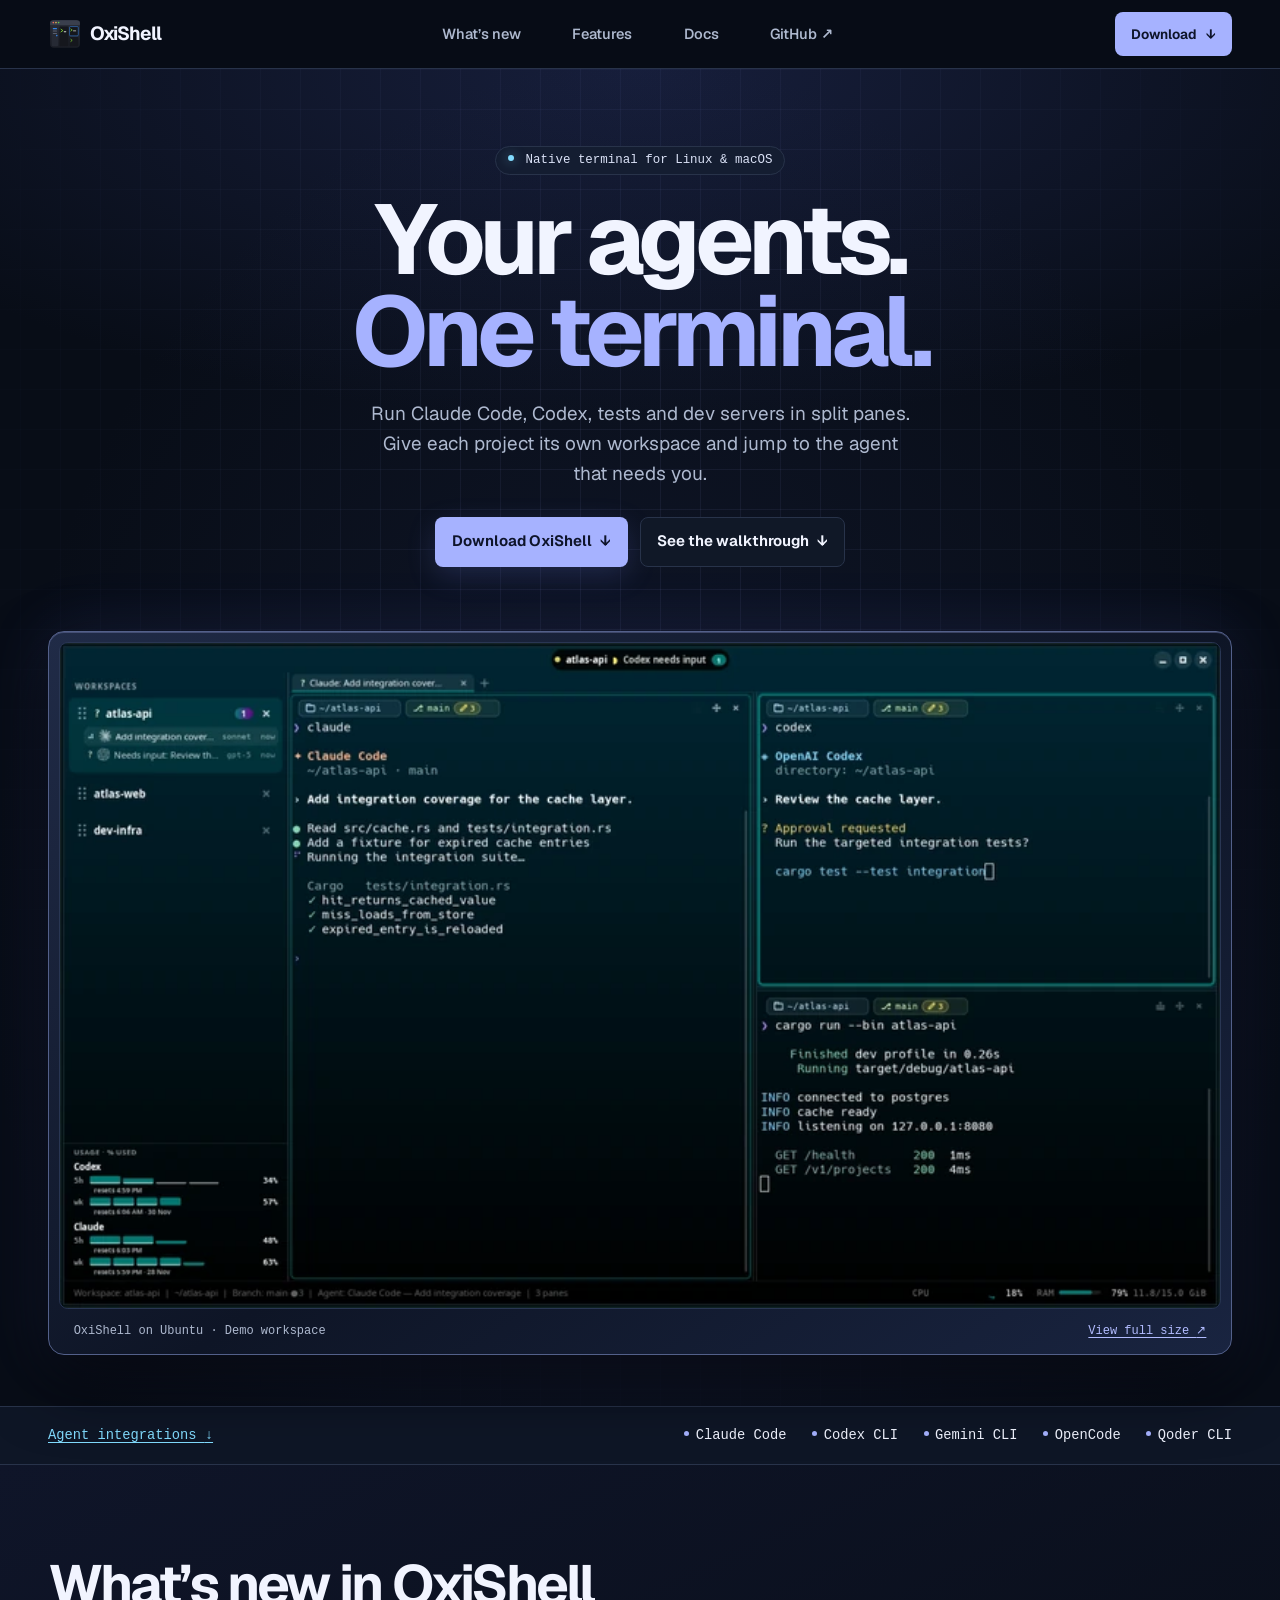
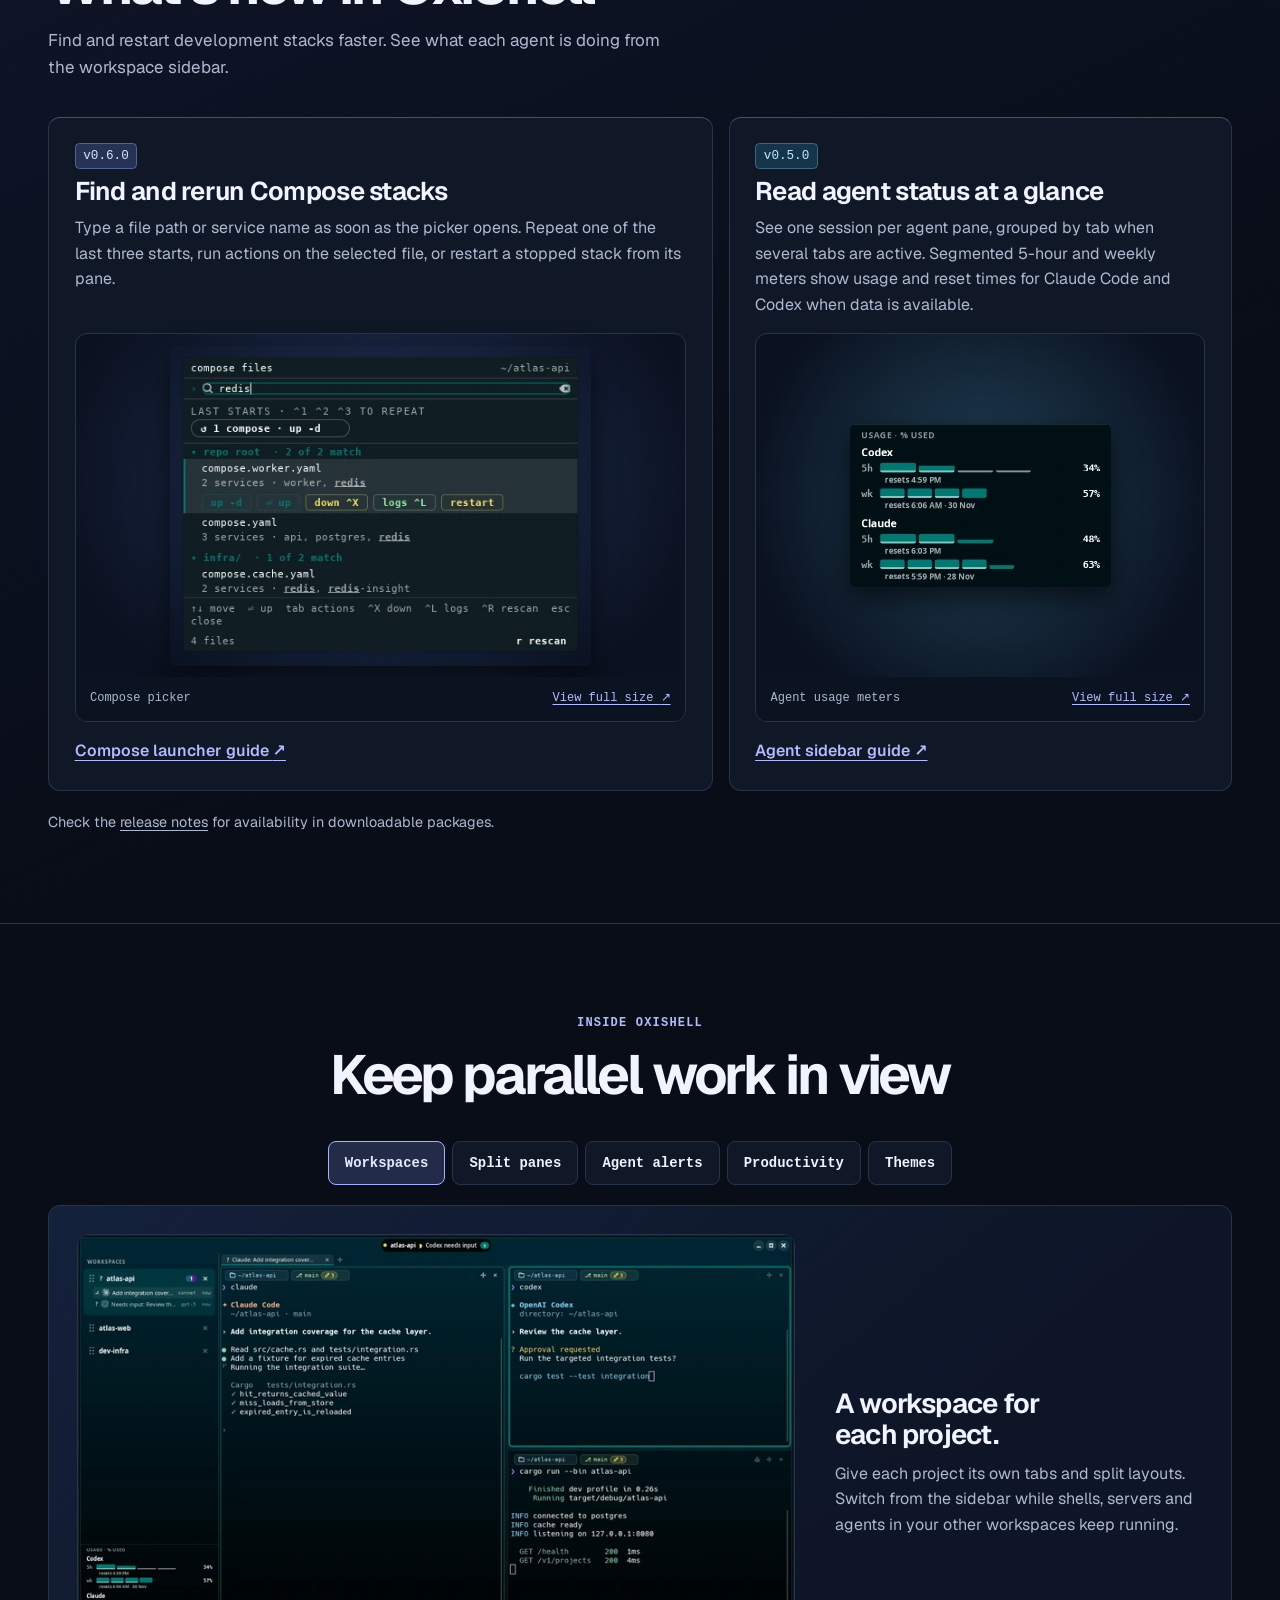
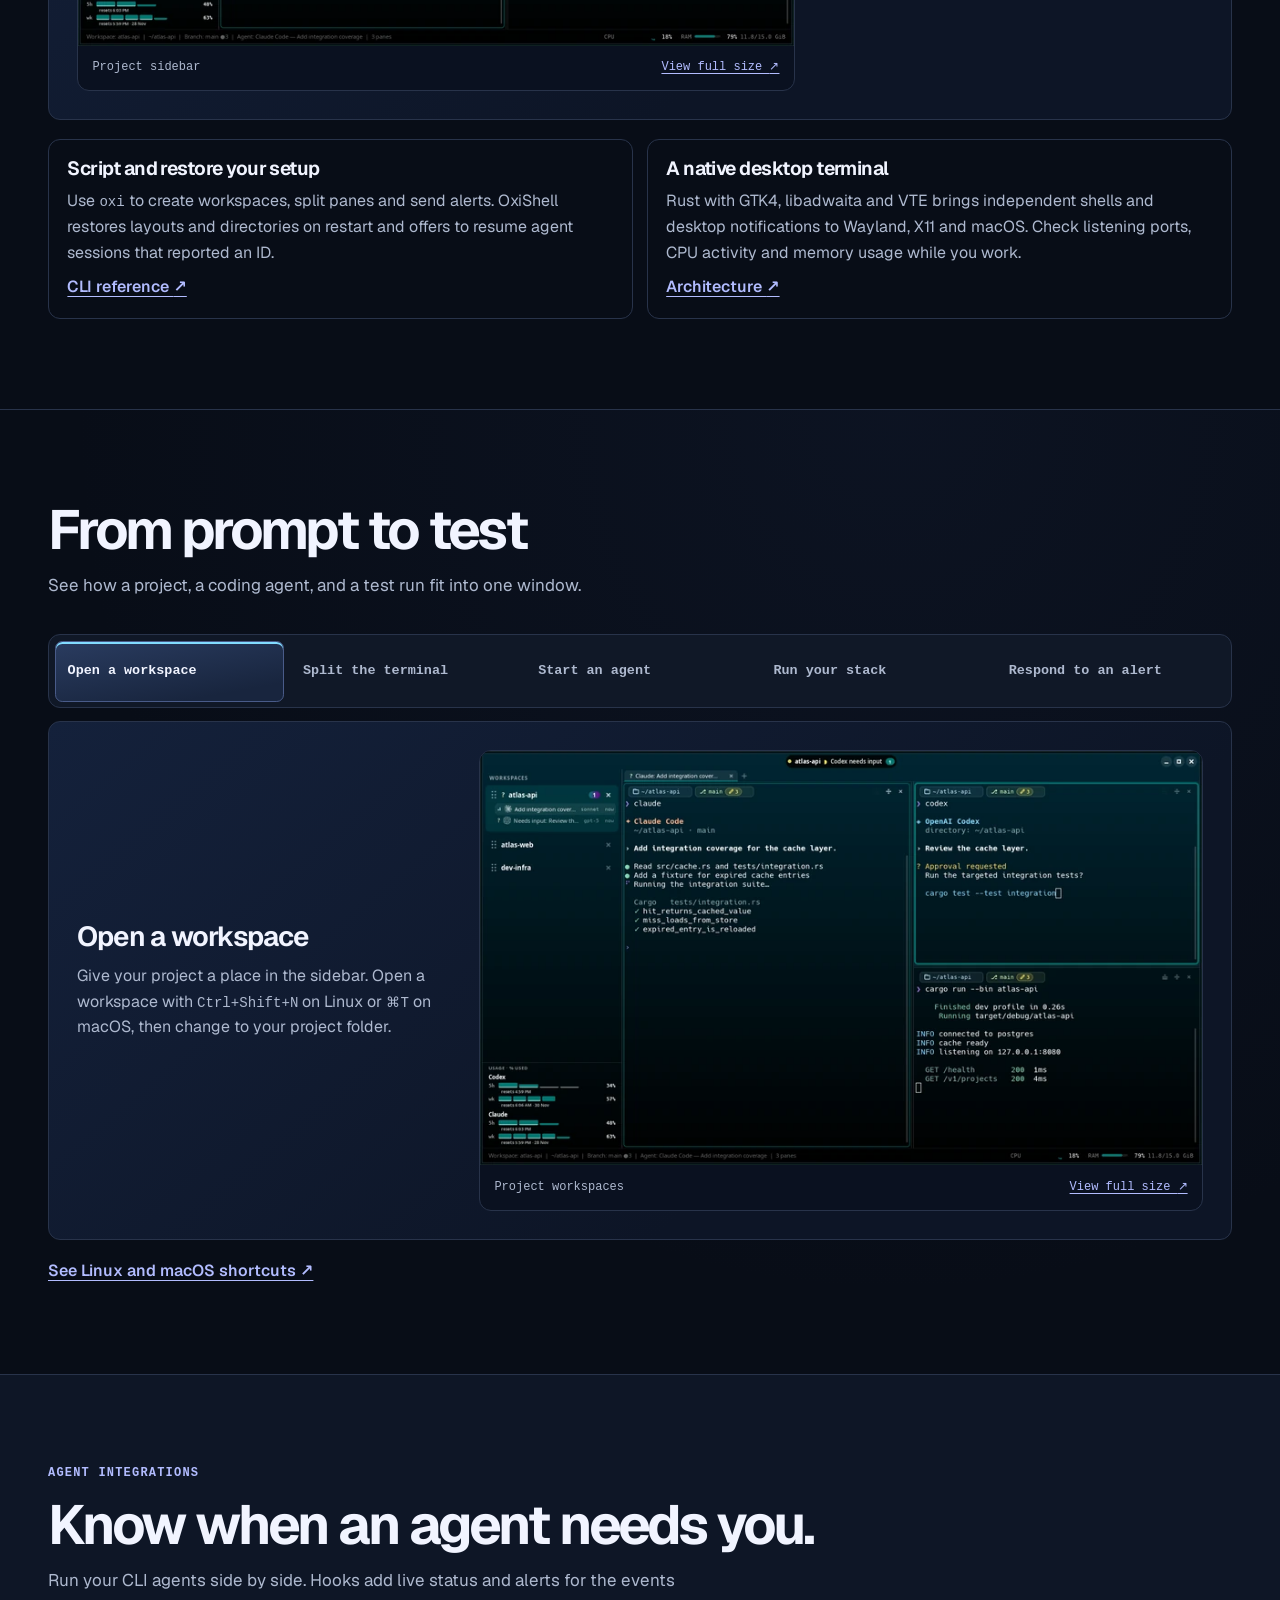
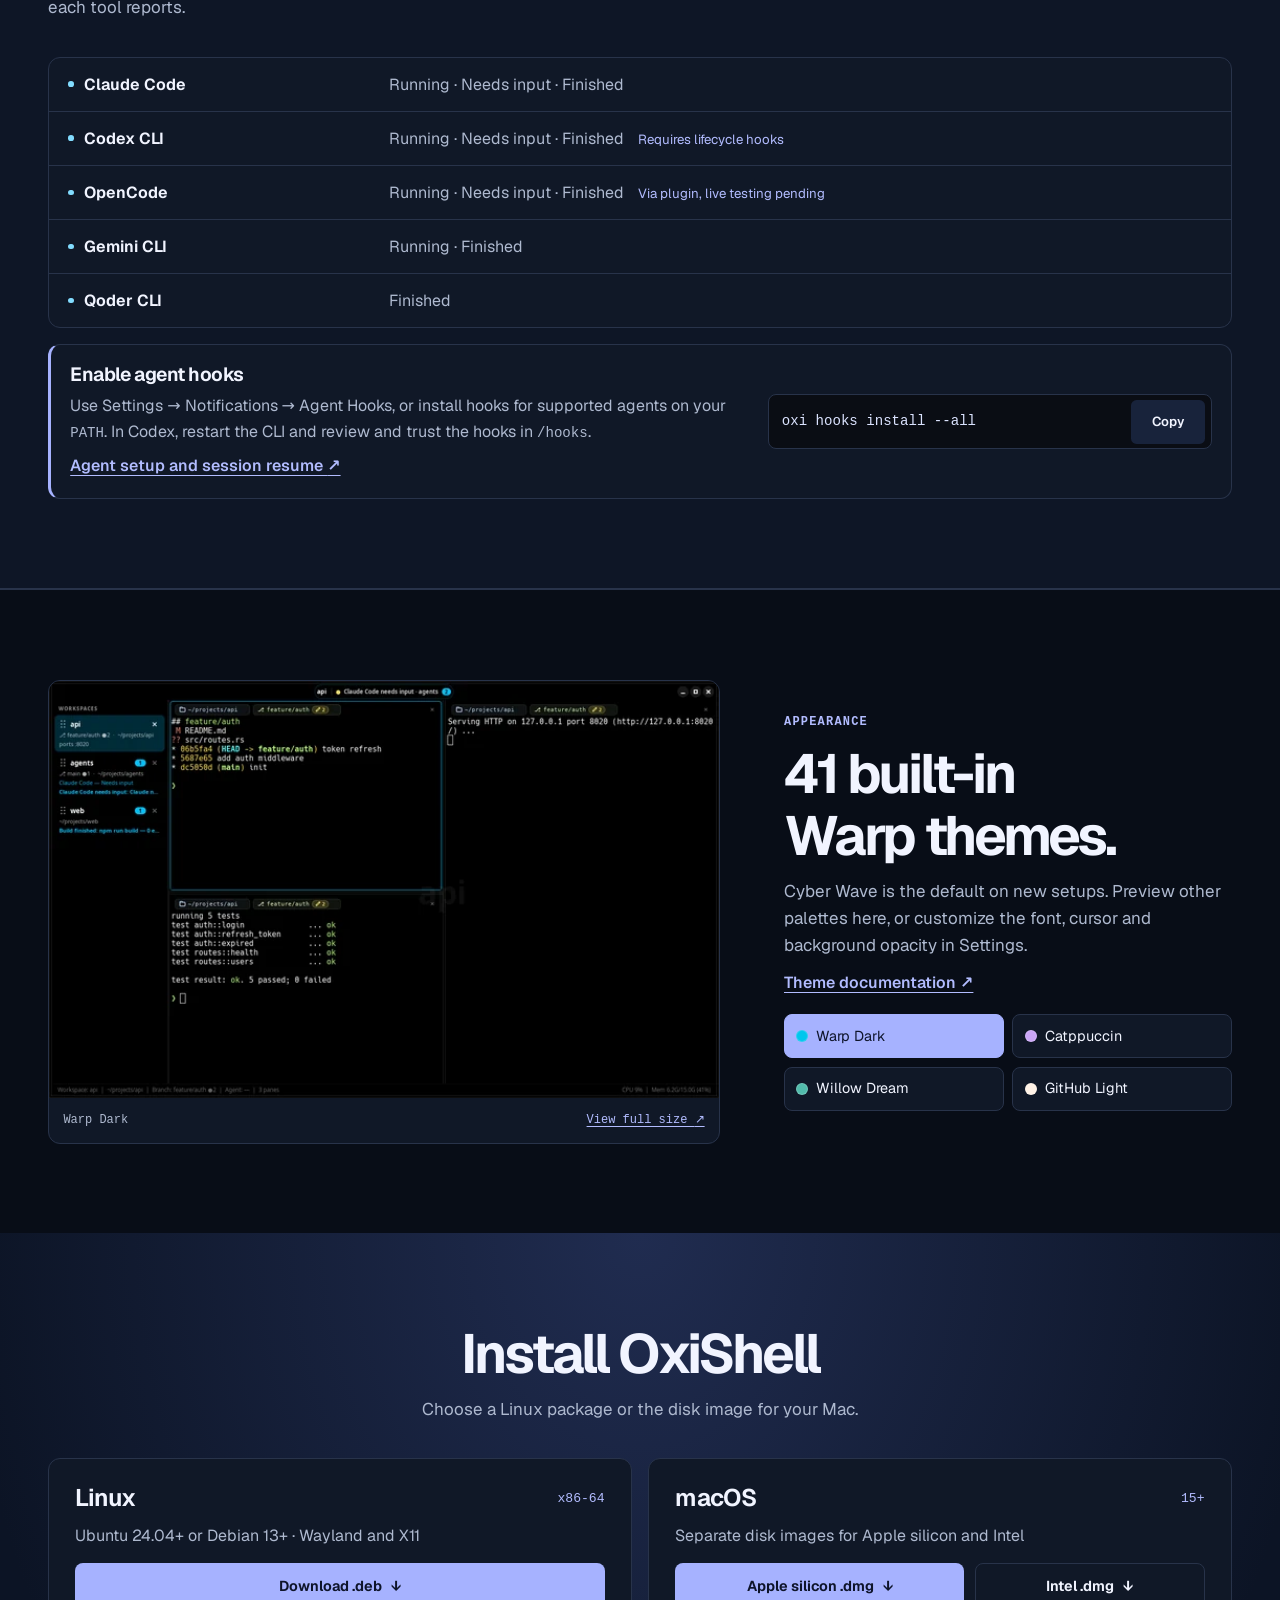
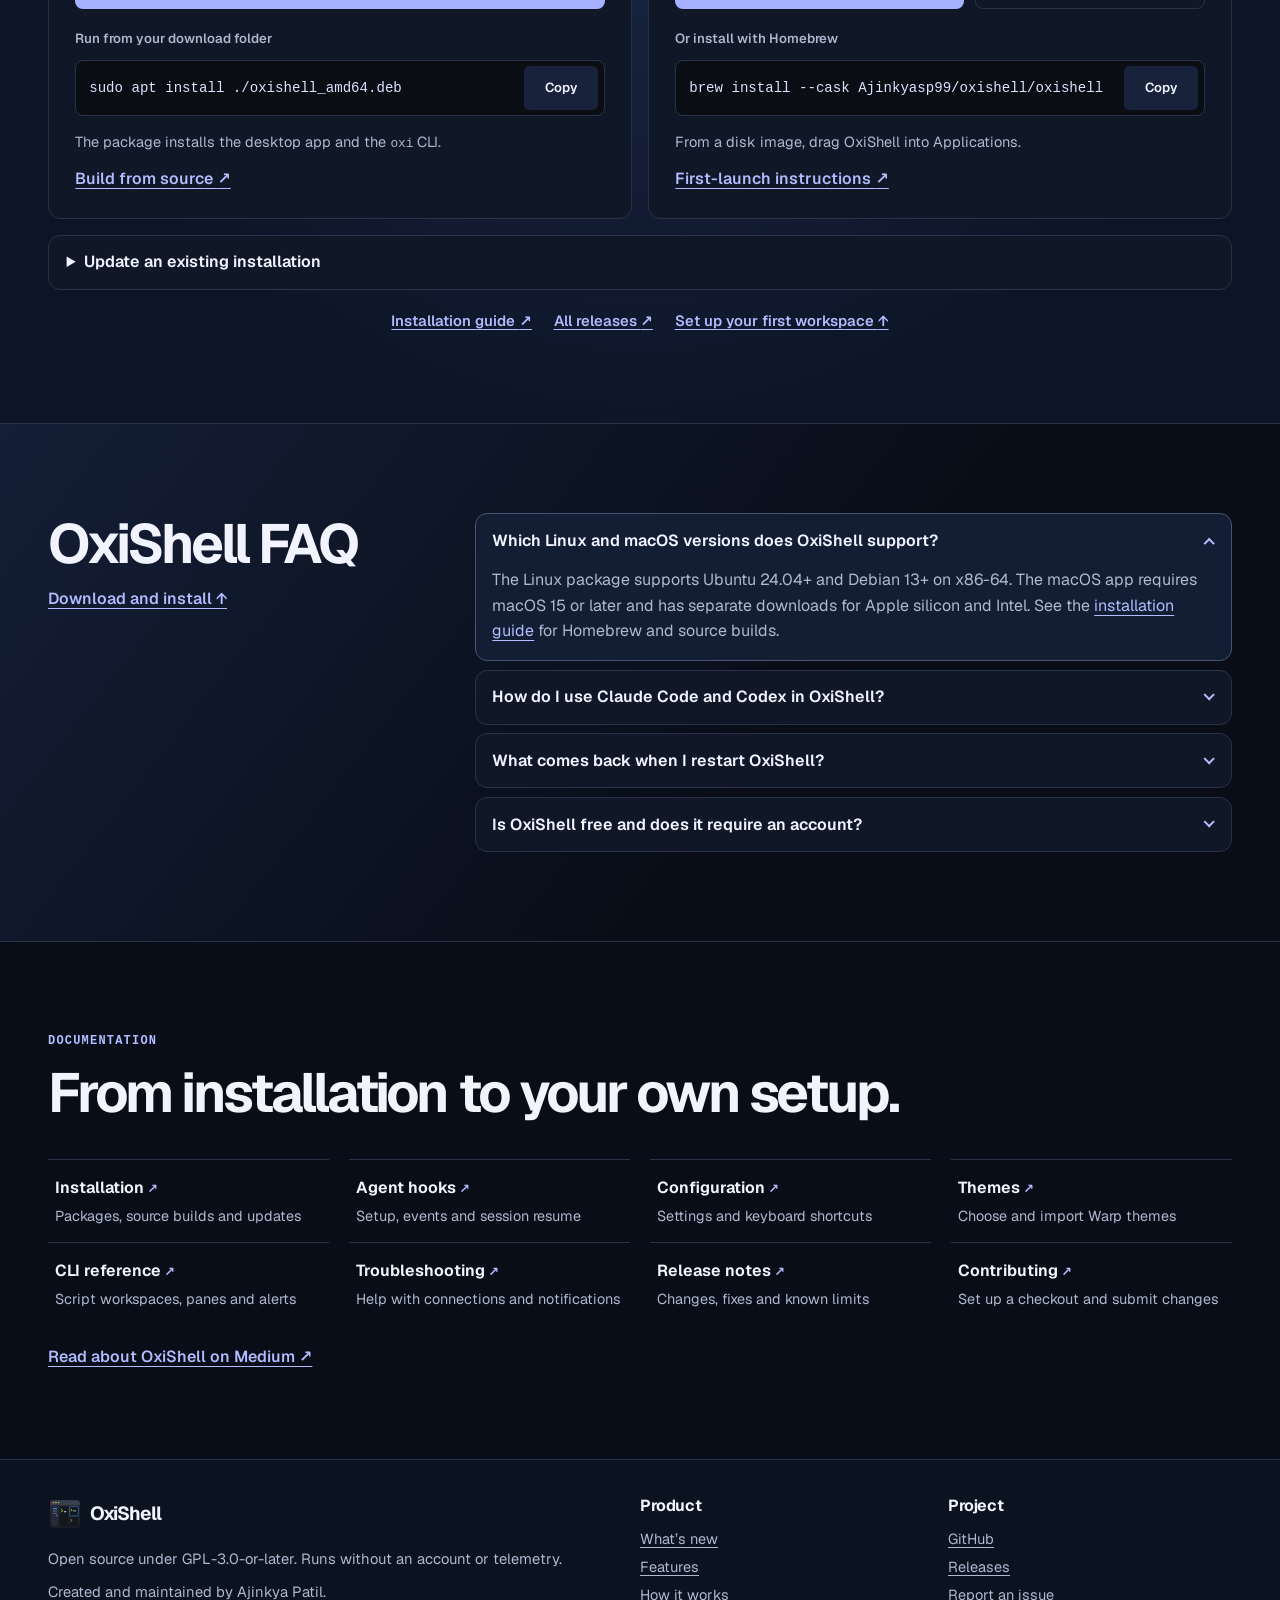
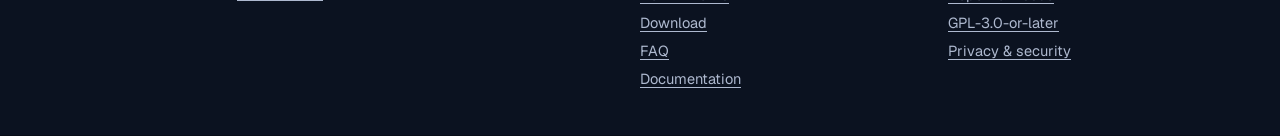
<file: marketing-website/index.html>
<!DOCTYPE html>
<html lang="en">
<head>
  <meta charset="utf-8">
  <meta name="viewport" content="width=device-width, initial-scale=1">
  <title>OxiShell — Terminal for Claude Code and Codex on Linux and macOS</title>
  <meta name="description" content="OxiShell is a free, open-source terminal for Linux and macOS. Run Claude Code, Codex, and dev servers in split panes with project workspaces and agent alerts.">
  <meta name="robots" content="max-image-preview:large">
  <meta name="theme-color" content="#080d17">
  <link rel="canonical" href="https://ajinkyasp99.github.io/oxishell/">
  <meta property="og:type" content="website">
  <meta property="og:site_name" content="OxiShell">
  <meta property="og:title" content="OxiShell — Your agents. One terminal.">
  <meta property="og:description" content="An open-source terminal for project workspaces, split panes and AI coding agents on Linux and macOS.">
  <meta property="og:url" content="https://ajinkyasp99.github.io/oxishell/">
  <meta property="og:image" content="https://ajinkyasp99.github.io/oxishell/assets/social-preview.jpg">
  <meta property="og:image:width" content="1200">
  <meta property="og:image:height" content="630">
  <meta property="og:image:alt" content="OxiShell for Linux and macOS, with a preview of the terminal workspace.">
  <meta name="twitter:card" content="summary_large_image">
  <meta name="twitter:title" content="OxiShell — Your agents. One terminal.">
  <meta name="twitter:description" content="An open-source terminal for project workspaces, split panes and AI coding agents on Linux and macOS.">
  <meta name="twitter:image" content="https://ajinkyasp99.github.io/oxishell/assets/social-preview.jpg">
  <meta name="twitter:image:alt" content="OxiShell for Linux and macOS, with a preview of the terminal workspace.">
  <link rel="icon" href="./assets/oxishell.svg" type="image/svg+xml">
  <link rel="preload" href="./assets/geist-latin.woff2" as="font" type="font/woff2" crossorigin>
  <link rel="stylesheet" href="./styles.css">
  <script src="./site.js" defer></script>
  <script type="application/ld+json">
    {
      "@context": "https://schema.org",
      "@type": "SoftwareApplication",
      "name": "OxiShell",
      "url": "https://ajinkyasp99.github.io/oxishell/",
      "description": "An open-source native terminal for project workspaces, split panes and AI coding agents.",
      "applicationCategory": "DeveloperApplication",
      "operatingSystem": "Linux, macOS",
      "isAccessibleForFree": true,
      "license": "https://spdx.org/licenses/GPL-3.0-or-later.html",
      "sameAs": "https://github.com/Ajinkyasp99/oxishell",
      "downloadUrl": "https://github.com/Ajinkyasp99/oxishell/releases/latest",
      "screenshot": "https://ajinkyasp99.github.io/oxishell/assets/hero.webp",
      "featureList": [
        "Project workspaces and independent split panes",
        "Agent status and alerts through CLI hooks",
        "Docker Compose launcher with file and service search"
      ],
      "author": {
        "@type": "Person",
        "name": "Ajinkya Patil",
        "url": "https://github.com/Ajinkyasp99"
      }
    }
  </script>
</head>
<body id="top">
  <a class="skip-link" href="#main">Skip to content</a>
  <header class="site-header">
    <div class="shell nav-bar">
      <button class="menu-toggle" type="button" aria-controls="main-nav" aria-expanded="false" data-menu-toggle hidden>
        <span aria-hidden="true"></span><span class="visually-hidden">Menu</span>
      </button>
      <a class="brand" href="#top">
        <img src="./assets/oxishell.svg" width="34" height="34" alt="">
        OxiShell
      </a>
      <nav class="main-nav" id="main-nav" aria-label="Main navigation">
        <a href="#whats-new">What’s new</a>
        <a href="#features">Features</a>
        <a href="#docs">Docs</a>
        <a href="https://github.com/Ajinkyasp99/oxishell">GitHub <span aria-hidden="true">↗</span></a>
      </nav>
      <a class="button button-primary header-download" href="#download">Download <span aria-hidden="true">↓</span></a>
    </div>
  </header>

  <main id="main" tabindex="-1">
    <p id="copy-status" class="visually-hidden" role="status"></p>

    <section class="hero" aria-labelledby="hero-title">
      <div class="shell">
        <div class="hero-copy">
          <p class="hero-platform"><span class="status-dot" aria-hidden="true"></span> Native terminal for Linux &amp; macOS</p>
          <h1 id="hero-title">Your agents. <span>One terminal.</span></h1>
          <p class="hero-description">Run Claude Code, Codex, tests and dev servers in split panes. Give each project its own workspace and jump to the agent that needs you.</p>
          <div class="actions hero-actions">
            <a class="button button-primary" href="#download">Download OxiShell <span aria-hidden="true">↓</span></a>
            <a class="button button-secondary" href="#quick-start">See the walkthrough <span aria-hidden="true">↓</span></a>
          </div>
        </div>

        <figure class="media-frame hero-media">
          <img src="./assets/hero.webp" srcset="./assets/hero-792.webp 792w, ./assets/hero.webp 1430w" sizes="(min-width: 80rem) 1160px, calc(94vw - 1.3rem)" width="1430" height="820" fetchpriority="high" alt="OxiShell on Ubuntu with Claude Code, Codex and an API server in split panes, alongside project workspaces and agent usage meters.">
          <figcaption class="media-caption">
            <span>OxiShell on Ubuntu · Demo workspace</span>
            <a href="./assets/hero.webp" aria-label="View full size — OxiShell workspace screenshot">View full size <span aria-hidden="true">↗</span></a>
          </figcaption>
        </figure>
      </div>
    </section>

    <div class="agent-rail">
      <div class="shell agent-rail-inner">
        <a href="#agents">Agent integrations <span aria-hidden="true">↓</span></a>
        <ul>
          <li>Claude Code</li>
          <li>Codex CLI</li>
          <li>Gemini CLI</li>
          <li>OpenCode</li>
          <li>Qoder CLI</li>
        </ul>
      </div>
    </div>

    <section class="section release-section" id="whats-new" tabindex="-1" aria-labelledby="release-title">
      <div class="shell">
        <div class="section-heading">
          <h2 id="release-title">What’s new in OxiShell</h2>
          <p>Find and restart development stacks faster. See what each agent is doing from the workspace sidebar.</p>
        </div>
        <div class="release-grid">
          <article class="card release-card release-compose">
            <div class="release-copy">
              <small class="release-version">v0.6.0</small>
              <h3>Find and rerun Compose stacks</h3>
              <p>Type a file path or service name as soon as the picker opens. Repeat one of the last three starts, run actions on the selected file, or restart a stopped stack from its pane.</p>
            </div>
            <figure class="media-frame release-art">
              <img src="./assets/compose-current.webp" width="466" height="354" loading="lazy" decoding="async" alt="The Compose picker filtered by redis, showing recent starts, matching files and actions for the selected file.">
              <figcaption class="media-caption"><span>Compose picker</span><a href="./assets/compose-current.webp" aria-label="View full size — Compose picker screenshot">View full size <span aria-hidden="true">↗</span></a></figcaption>
            </figure>
            <a class="text-link" href="https://github.com/Ajinkyasp99/oxishell/blob/main/docs/COMPOSE_LAUNCHER.md">Compose launcher guide <span aria-hidden="true">↗</span></a>
          </article>
          <article class="card release-card release-workspaces">
            <div class="release-copy">
              <small class="release-version">v0.5.0</small>
              <h3>Read agent status at a glance</h3>
              <p>See one session per agent pane, grouped by tab when several tabs are active. Segmented 5-hour and weekly meters show usage and reset times for Claude Code and Codex when data is available.</p>
            </div>
            <figure class="media-frame release-art">
              <img src="./assets/usage-current.webp" width="261" height="163" loading="lazy" decoding="async" alt="The sidebar usage footer shows segmented 5-hour and weekly meters for Codex and Claude, with example usage and reset times.">
              <figcaption class="media-caption"><span>Agent usage meters</span><a href="./assets/usage-current.webp" aria-label="View full size — usage meters screenshot">View full size <span aria-hidden="true">↗</span></a></figcaption>
            </figure>
            <a class="text-link" href="https://github.com/Ajinkyasp99/oxishell/blob/main/docs/AGENTS.md#sidebar-session-lines">Agent sidebar guide <span aria-hidden="true">↗</span></a>
          </article>
        </div>
        <p class="section-note">Check the <a href="https://github.com/Ajinkyasp99/oxishell/blob/main/docs/RELEASE_NOTES.md">release notes</a> for availability in downloadable packages.</p>
      </div>
    </section>

    <section class="section section-border" id="features" tabindex="-1" aria-labelledby="features-title">
      <div class="shell">
        <div class="section-heading centered">
          <p class="eyebrow">Inside OxiShell</p>
          <h2 id="features-title">Keep parallel work in view</h2>
        </div>

        <div class="feature-showcase" data-tabs>
          <div class="feature-tabs" data-tab-list="Explore OxiShell features" hidden>
            <button type="button" id="tab-workspaces" data-panel="feature-workspaces">Workspaces</button>
            <button type="button" id="tab-splits" data-panel="feature-splits">Split panes</button>
            <button type="button" id="tab-alerts" data-panel="feature-alerts">Agent alerts</button>
            <button type="button" id="tab-productivity" data-panel="feature-productivity">Productivity</button>
            <button type="button" id="tab-themes" data-panel="feature-themes">Themes</button>
          </div>

          <div class="feature-panels">
            <div class="feature-panel" id="feature-workspaces">
              <figure class="media-frame">
                <img src="./assets/hero.webp" srcset="./assets/hero-792.webp 792w, ./assets/hero.webp 1430w" sizes="(min-width: 80rem) 720px, (min-width: 51rem) 60vw, calc(100vw - 4rem)" width="1430" height="820" loading="lazy" decoding="async" alt="The workspace sidebar lists Atlas API, Atlas Web and Dev Infra, with separate Claude Code and Codex session lines.">
                <figcaption class="media-caption"><span>Project sidebar</span><a href="./assets/hero.webp" aria-label="View full size — workspace screenshot">View full size <span aria-hidden="true">↗</span></a></figcaption>
              </figure>
              <div class="panel-copy">
                <h3>A workspace for each project.</h3>
                <p>Give each project its own tabs and split layouts. Switch from the sidebar while shells, servers and agents in your other workspaces keep running.</p>
              </div>
            </div>

            <div class="feature-panel" id="feature-splits">
              <figure class="media-frame">
                <img src="./assets/splits-current.webp" width="1148" height="755" loading="lazy" decoding="async" alt="Claude Code runs on the left, while Codex and an API server run in stacked panes on the right.">
                <figcaption class="media-caption"><span>Independent terminal panes</span><a href="./assets/splits-current.webp" aria-label="View full size — split panes screenshot">View full size <span aria-hidden="true">↗</span></a></figcaption>
              </figure>
              <div class="panel-copy">
                <h3>Keep the run alongside the edit.</h3>
                <p>Split right or down, drag to resize or swap panes, and move focus by keyboard. Each pane runs its own shell, so you can keep tests and a server visible next to an agent.</p>
              </div>
            </div>

            <div class="feature-panel" id="feature-alerts">
              <figure class="media-frame">
                <img src="./assets/notifications.webp" width="1320" height="820" loading="lazy" decoding="async" alt="The OxiShell notification menu shows Claude Code asking for input and a completed build.">
                <figcaption class="media-caption"><span>Notification history</span><a href="./assets/notifications.webp" aria-label="View full size — agent notifications screenshot">View full size <span aria-hidden="true">↗</span></a></figcaption>
              </figure>
              <div class="panel-copy">
                <h3>See which pane needs you.</h3>
                <p>Configured agent hooks report activity in the sidebar. A waiting alert marks its workspace and pane. Open the alert to return to the source, or use the jump-to-unread shortcut.</p>
                <a class="text-link" href="#agents">See supported agent events <span aria-hidden="true">↓</span></a>
              </div>
            </div>

            <div class="feature-panel" id="feature-productivity">
              <figure class="media-frame">
                <img src="./assets/palette.webp" width="1320" height="820" loading="lazy" decoding="async" alt="OxiShell’s searchable command palette lists themes above a workspace with Git branch and folder chips.">
                <figcaption class="media-caption"><span>Command palette and pane context</span><a href="./assets/palette.webp" aria-label="View full size — command palette screenshot">View full size <span aria-hidden="true">↗</span></a></figcaption>
              </figure>
              <div class="panel-copy">
                <h3>Find what you ran and where you ran it.</h3>
                <p>Search recorded history or accept an inline suggestion. See the folder, Git branch and active Python environment in context chips, and check a command’s exit status and duration in its block.</p>
                <p>Use the command palette for actions, workspaces and project commands. Open URLs or file positions directly from terminal output.</p>
              </div>
            </div>

            <div class="feature-panel" id="feature-themes">
              <figure class="media-frame">
                <img src="./assets/theme-gallery.webp" width="720" height="680" loading="lazy" decoding="async" alt="The OxiShell appearance settings show Warp Dark, Default, Tokyo Night, Dracula, Catppuccin and Nord.">
                <figcaption class="media-caption"><span>Appearance settings</span><a href="./assets/theme-gallery.webp" aria-label="View full size — appearance settings screenshot">View full size <span aria-hidden="true">↗</span></a></figcaption>
              </figure>
              <div class="panel-copy">
                <h3>Choose a theme for the whole window.</h3>
                <p>Preview built-in Warp themes in Settings. A theme applies to the terminal, panels and accents together. Import a Warp YAML theme to add your own.</p>
                <a class="text-link" href="#themes">Explore theme screenshots <span aria-hidden="true">↓</span></a>
              </div>
            </div>
          </div>
        </div>

        <div class="tool-grid">
          <article class="card tool-card">
            <h3>Script and restore your setup</h3>
            <p>Use <code>oxi</code> to create workspaces, split panes and send alerts. OxiShell restores layouts and directories on restart and offers to resume agent sessions that reported an ID.</p>
            <a class="text-link" href="https://github.com/Ajinkyasp99/oxishell/blob/main/docs/CLI.md">CLI reference <span aria-hidden="true">↗</span></a>
          </article>
          <article class="card tool-card">
            <h3>A native desktop terminal</h3>
            <p>Rust with GTK4, libadwaita and VTE brings independent shells and desktop notifications to Wayland, X11 and macOS. Check listening ports, CPU activity and memory usage while you work.</p>
            <a class="text-link" href="https://github.com/Ajinkyasp99/oxishell/blob/main/docs/ARCHITECTURE.md">Architecture <span aria-hidden="true">↗</span></a>
          </article>
        </div>
      </div>
    </section>

    <section class="section section-border workflow-section" id="quick-start" tabindex="-1" aria-labelledby="workflow-title">
      <div class="shell">
        <div class="section-heading">
          <h2 id="workflow-title">From prompt to test</h2>
          <p>See how a project, a coding agent, and a test run fit into one window.</p>
        </div>
        <div class="workflow" data-tabs>
          <div class="workflow-tabs" data-tab-list="Walk through an OxiShell project" hidden>
            <button type="button" id="step-workspace" data-panel="workflow-workspace">Open a workspace</button>
            <button type="button" id="step-split" data-panel="workflow-split">Split the terminal</button>
            <button type="button" id="step-agent" data-panel="workflow-agent">Start an agent</button>
            <button type="button" id="step-run" data-panel="workflow-run">Run your stack</button>
            <button type="button" id="step-alert" data-panel="workflow-alert">Respond to an alert</button>
          </div>
          <div class="workflow-panels">
            <div class="workflow-panel feature-panel" id="workflow-workspace">
              <div class="panel-copy">
                <h3>Open a workspace</h3>
                <p>Give your project a place in the sidebar. Open a workspace with <kbd>Ctrl+Shift+N</kbd> on Linux or <kbd>⌘T</kbd> on macOS, then change to your project folder.</p>
              </div>
              <figure class="media-frame">
                <img src="./assets/hero-792.webp" width="792" height="454" loading="lazy" decoding="async" alt="The Atlas API workspace is selected in the OxiShell project sidebar.">
                <figcaption class="media-caption"><span>Project workspaces</span><a href="./assets/hero.webp" aria-label="View full size — project workspaces screenshot">View full size <span aria-hidden="true">↗</span></a></figcaption>
              </figure>
            </div>
            <div class="workflow-panel feature-panel" id="workflow-split">
              <div class="panel-copy">
                <h3>Split the terminal</h3>
                <p>Split right with <kbd>Ctrl+Shift+E</kbd> on Linux or <kbd>⌘D</kbd> on macOS. Keep a test watcher or a dev server in a separate shell next to your agent.</p>
              </div>
              <figure class="media-frame">
                <img src="./assets/splits-current.webp" width="1148" height="755" loading="lazy" decoding="async" alt="Independent OxiShell panes for Claude Code, Codex and the Atlas API server.">
                <figcaption class="media-caption"><span>Split panes</span><a href="./assets/splits-current.webp" aria-label="View full size — split panes workflow screenshot">View full size <span aria-hidden="true">↗</span></a></figcaption>
              </figure>
            </div>
            <div class="workflow-panel feature-panel" id="workflow-agent">
              <div class="panel-copy">
                <h3>Start an agent</h3>
                <p>Run <code>claude</code> or <code>codex</code> in a pane after installing the CLI. OxiShell can show usage and reset times in the sidebar when the agent reports that data.</p>
                <a class="text-link" href="#agents">Set up agent hooks <span aria-hidden="true">↓</span></a>
              </div>
              <figure class="media-frame workflow-detail">
                <img src="./assets/usage-current.webp" width="261" height="163" loading="lazy" decoding="async" alt="Example Claude Code and Codex usage meters in the OxiShell sidebar.">
                <figcaption class="media-caption"><span>Agent usage</span><a href="./assets/usage-current.webp" aria-label="View full size — agent usage workflow screenshot">View full size <span aria-hidden="true">↗</span></a></figcaption>
              </figure>
            </div>
            <div class="workflow-panel feature-panel" id="workflow-run">
              <div class="panel-copy">
                <h3>Run your stack</h3>
                <p>Open the Compose picker with <kbd>Ctrl+Shift+L</kbd> on Linux or <kbd>⇧⌘L</kbd> on macOS. Type a filename or service name, select the file, and choose <code>up -d</code> to start it in the background.</p>
              </div>
              <figure class="media-frame workflow-detail">
                <img src="./assets/compose-current.webp" width="466" height="354" loading="lazy" decoding="async" alt="The Compose picker lists matching Redis stacks and commands for the selected file.">
                <figcaption class="media-caption"><span>Compose picker</span><a href="./assets/compose-current.webp" aria-label="View full size — Compose workflow screenshot">View full size <span aria-hidden="true">↗</span></a></figcaption>
              </figure>
            </div>
            <div class="workflow-panel feature-panel" id="workflow-alert">
              <div class="panel-copy">
                <h3>Respond to an alert</h3>
                <p>When an agent hook reports that it needs input, open the notification to focus its pane and respond.</p>
              </div>
              <figure class="media-frame">
                <img src="./assets/notifications.webp" width="1320" height="820" loading="lazy" decoding="async" alt="The OxiShell Notifications panel shows an agent waiting for permission.">
                <figcaption class="media-caption"><span>Notifications panel</span><a href="./assets/notifications.webp" aria-label="View full size — notifications workflow screenshot">View full size <span aria-hidden="true">↗</span></a></figcaption>
              </figure>
            </div>
          </div>
        </div>
        <a class="text-link workflow-link" href="https://github.com/Ajinkyasp99/oxishell#keyboard-shortcuts">See Linux and macOS shortcuts <span aria-hidden="true">↗</span></a>
      </div>
    </section>

    <section class="section agents-section" id="agents" aria-labelledby="agents-title">
      <div class="shell">
        <div class="section-heading">
          <p class="eyebrow">Agent integrations</p>
          <h2 id="agents-title">Know when an agent needs you.</h2>
          <p>Run your CLI agents side by side. Hooks add live status and alerts for the events each tool reports.</p>
        </div>
        <dl class="agent-support card">
          <div><dt>Claude Code</dt><dd>Running · Needs input · Finished</dd></div>
          <div><dt>Codex CLI</dt><dd>Running · Needs input · Finished <small>Requires lifecycle hooks</small></dd></div>
          <div><dt>OpenCode</dt><dd>Running · Needs input · Finished <small>Via plugin, live testing pending</small></dd></div>
          <div><dt>Gemini CLI</dt><dd>Running · Finished</dd></div>
          <div><dt>Qoder CLI</dt><dd>Finished</dd></div>
        </dl>
        <div class="card hook-setup">
          <div>
            <h3>Enable agent hooks</h3>
            <p>Use Settings → Notifications → Agent Hooks, or install hooks for supported agents on your <code>PATH</code>. In Codex, restart the CLI and review and trust the hooks in <code>/hooks</code>.</p>
            <a class="text-link" href="https://github.com/Ajinkyasp99/oxishell/blob/main/docs/AGENTS.md">Agent setup and session resume <span aria-hidden="true">↗</span></a>
          </div>
          <div class="command">
            <code id="hooks-command">oxi hooks install --all</code>
            <button type="button" data-copy="hooks-command" aria-describedby="hooks-command" hidden>Copy</button>
          </div>
        </div>
      </div>
    </section>

    <section class="section section-border" id="themes" aria-labelledby="themes-title">
      <div class="shell">
        <div class="theme-showcase" data-tabs>
          <div class="section-heading theme-heading">
            <p class="eyebrow">Appearance</p>
            <h2 id="themes-title">41 built-in Warp themes.</h2>
            <p>Cyber Wave is the default on new setups. Preview other palettes here, or customize the font, cursor and background opacity in Settings.</p>
            <a class="text-link" href="https://github.com/Ajinkyasp99/oxishell/blob/main/docs/THEMES.md">Theme documentation <span aria-hidden="true">↗</span></a>
          </div>
          <div class="theme-tabs" data-tab-list="Preview OxiShell themes" hidden>
            <button type="button" id="tab-warp-dark" data-panel="theme-warp-dark"><span class="swatch swatch-warp" aria-hidden="true"></span>Warp Dark</button>
            <button type="button" id="tab-catppuccin" data-panel="theme-catppuccin"><span class="swatch swatch-catppuccin" aria-hidden="true"></span>Catppuccin</button>
            <button type="button" id="tab-willow-dream" data-panel="theme-willow-dream"><span class="swatch swatch-willow" aria-hidden="true"></span>Willow Dream</button>
            <button type="button" id="tab-github-light" data-panel="theme-github-light"><span class="swatch swatch-light" aria-hidden="true"></span>GitHub Light</button>
          </div>
          <div class="theme-panels">
            <div id="theme-warp-dark">
              <figure class="media-frame">
                <img src="./assets/warp-dark.webp" width="640" height="398" loading="lazy" decoding="async" alt="The Warp Dark theme shows cyan workspace accents on black terminal panes.">
                <figcaption class="media-caption"><span>Warp Dark</span><a href="./assets/warp-dark.webp" aria-label="View full size — Warp Dark screenshot">View full size <span aria-hidden="true">↗</span></a></figcaption>
              </figure>
            </div>
            <div id="theme-catppuccin">
              <figure class="media-frame">
                <img src="./assets/catppuccin.webp" width="640" height="398" loading="lazy" decoding="async" alt="The Catppuccin theme shows soft lavender panes and pastel details.">
                <figcaption class="media-caption"><span>Catppuccin</span><a href="./assets/catppuccin.webp" aria-label="View full size — Catppuccin screenshot">View full size <span aria-hidden="true">↗</span></a></figcaption>
              </figure>
            </div>
            <div id="theme-willow-dream">
              <figure class="media-frame">
                <img src="./assets/willow-dream.webp" width="640" height="398" loading="lazy" decoding="async" alt="The Willow Dream theme uses a teal-to-green gradient across the panes and sidebar.">
                <figcaption class="media-caption"><span>Willow Dream</span><a href="./assets/willow-dream.webp" aria-label="View full size — Willow Dream screenshot">View full size <span aria-hidden="true">↗</span></a></figcaption>
              </figure>
            </div>
            <div id="theme-github-light">
              <figure class="media-frame">
                <img src="./assets/github-light.webp" width="640" height="398" loading="lazy" decoding="async" alt="The GitHub Light theme uses white panes, dark terminal text and coral accents.">
                <figcaption class="media-caption"><span>GitHub Light</span><a href="./assets/github-light.webp" aria-label="View full size — GitHub Light screenshot">View full size <span aria-hidden="true">↗</span></a></figcaption>
              </figure>
            </div>
          </div>
        </div>
      </div>
    </section>

    <section class="section download-section" id="download" tabindex="-1" aria-labelledby="download-title">
      <div class="shell">
        <div class="section-heading centered">
          <h2 id="download-title">Install OxiShell</h2>
          <p>Choose a Linux package or the disk image for your Mac.</p>
        </div>
        <div class="download-grid">
          <article class="card install-card">
            <div class="install-heading"><h3>Linux</h3><span class="platform-label">x86-64</span></div>
            <p>Ubuntu 24.04+ or Debian 13+ · Wayland and X11</p>
            <div class="actions install-actions">
              <a class="button button-primary" href="https://github.com/Ajinkyasp99/oxishell/releases/latest/download/oxishell_amd64.deb">Download .deb <span aria-hidden="true">↓</span></a>
            </div>
            <p class="command-label">Run from your download folder</p>
            <div class="command">
              <code id="linux-command">sudo apt install ./oxishell_amd64.deb</code>
              <button type="button" data-copy="linux-command" aria-describedby="linux-command" hidden>Copy</button>
            </div>
            <p class="install-note">The package installs the desktop app and the <code>oxi</code> CLI.</p>
            <a class="text-link" href="https://github.com/Ajinkyasp99/oxishell/blob/main/docs/INSTALL.md#from-source">Build from source <span aria-hidden="true">↗</span></a>
          </article>
          <article class="card install-card">
            <div class="install-heading"><h3>macOS</h3><span class="platform-label">15+</span></div>
            <p>Separate disk images for Apple silicon and Intel</p>
            <div class="actions install-actions">
              <a class="button button-primary" href="https://github.com/Ajinkyasp99/oxishell/releases/latest/download/oxishell_macos_arm64.dmg">Apple silicon .dmg <span aria-hidden="true">↓</span></a>
              <a class="button button-secondary" href="https://github.com/Ajinkyasp99/oxishell/releases/latest/download/oxishell_macos_x86_64.dmg">Intel .dmg <span aria-hidden="true">↓</span></a>
            </div>
            <p class="command-label">Or install with Homebrew</p>
            <div class="command">
              <code id="mac-command">brew install --cask Ajinkyasp99/oxishell/oxishell</code>
              <button type="button" data-copy="mac-command" aria-describedby="mac-command" hidden>Copy</button>
            </div>
            <p class="install-note">From a disk image, drag OxiShell into Applications.</p>
            <a class="text-link" href="https://github.com/Ajinkyasp99/oxishell/blob/main/docs/INSTALL.md#macos">First-launch instructions <span aria-hidden="true">↗</span></a>
          </article>
        </div>
        <details class="card update-panel">
          <summary>Update an existing installation</summary>
          <p>Quit OxiShell before updating. Your settings, workspaces, themes and agent hooks carry over.</p>
          <ul>
            <li>On Linux, download the new .deb and run the same install command.</li>
            <li>On macOS, replace OxiShell in Applications with the app from the new disk image.</li>
            <li>For the Homebrew cask, run <code>brew update</code> and then <code>brew upgrade --cask oxishell</code>.</li>
          </ul>
          <p>Enable Settings → Notifications → Check for updates to receive release notices.</p>
          <a class="text-link" href="https://github.com/Ajinkyasp99/oxishell/blob/main/docs/INSTALL.md#update">Full update instructions <span aria-hidden="true">↗</span></a>
        </details>
        <div class="actions download-links">
          <a class="text-link" href="https://github.com/Ajinkyasp99/oxishell/blob/main/docs/INSTALL.md">Installation guide <span aria-hidden="true">↗</span></a>
          <a class="text-link" href="https://github.com/Ajinkyasp99/oxishell/releases">All releases <span aria-hidden="true">↗</span></a>
          <a class="text-link" href="#quick-start">Set up your first workspace <span aria-hidden="true">↑</span></a>
        </div>
      </div>
    </section>

    <section class="section section-border faq-section" id="faq" tabindex="-1" aria-labelledby="faq-title">
      <div class="shell faq-layout">
        <div class="section-heading">
          <h2 id="faq-title">OxiShell FAQ</h2>
          <a class="text-link" href="#download">Download and install <span aria-hidden="true">↑</span></a>
        </div>
        <div class="faq-list">
          <details open>
            <summary>Which Linux and macOS versions does OxiShell support?</summary>
            <p>The Linux package supports Ubuntu 24.04+ and Debian 13+ on x86-64. The macOS app requires macOS 15 or later and has separate downloads for Apple silicon and Intel. See the <a href="https://github.com/Ajinkyasp99/oxishell/blob/main/docs/INSTALL.md">installation guide</a> for Homebrew and source builds.</p>
          </details>
          <details>
            <summary>How do I use Claude Code and Codex in OxiShell?</summary>
            <p>Install the agent CLIs separately and run each in its own pane. Enable <a href="#agents">agent hooks</a> for status and alerts. For Codex, restart the CLI and review and trust the hooks in <code>/hooks</code>.</p>
          </details>
          <details>
            <summary>What comes back when I restart OxiShell?</summary>
            <p>With session restore enabled, OxiShell reopens your workspace layouts and working directories. For a pane whose agent reported a session ID, choose its resume action, such as <strong>Resume Codex session</strong>. <a href="https://github.com/Ajinkyasp99/oxishell/blob/main/docs/AGENTS.md#session-resume">See how session resume works.</a></p>
          </details>
          <details>
            <summary>Is OxiShell free and does it require an account?</summary>
            <p>OxiShell is free and open source under GPL-3.0-or-later. The app runs without an OxiShell account or telemetry. The CLI agents you choose may have their own sign-in requirements.</p>
          </details>
        </div>
      </div>
    </section>

    <section class="section section-border" id="docs" tabindex="-1" aria-labelledby="docs-title">
      <div class="shell">
        <div class="section-heading">
          <p class="eyebrow">Documentation</p>
          <h2 id="docs-title">From installation to your own setup.</h2>
        </div>
        <ul class="resource-grid">
          <li><a class="card" href="https://github.com/Ajinkyasp99/oxishell/blob/main/docs/INSTALL.md"><strong>Installation</strong><span>Packages, source builds and updates</span></a></li>
          <li><a class="card" href="https://github.com/Ajinkyasp99/oxishell/blob/main/docs/AGENTS.md"><strong>Agent hooks</strong><span>Setup, events and session resume</span></a></li>
          <li><a class="card" href="https://github.com/Ajinkyasp99/oxishell/blob/main/docs/CONFIGURATION.md"><strong>Configuration</strong><span>Settings and keyboard shortcuts</span></a></li>
          <li><a class="card" href="https://github.com/Ajinkyasp99/oxishell/blob/main/docs/THEMES.md"><strong>Themes</strong><span>Choose and import Warp themes</span></a></li>
          <li><a class="card" href="https://github.com/Ajinkyasp99/oxishell/blob/main/docs/CLI.md"><strong>CLI reference</strong><span>Script workspaces, panes and alerts</span></a></li>
          <li><a class="card" href="https://github.com/Ajinkyasp99/oxishell/blob/main/docs/TROUBLESHOOTING.md"><strong>Troubleshooting</strong><span>Help with connections and notifications</span></a></li>
          <li><a class="card" href="https://github.com/Ajinkyasp99/oxishell/blob/main/docs/RELEASE_NOTES.md"><strong>Release notes</strong><span>Changes, fixes and known limits</span></a></li>
          <li><a class="card" href="https://github.com/Ajinkyasp99/oxishell/blob/main/CONTRIBUTING.md"><strong>Contributing</strong><span>Set up a checkout and submit changes</span></a></li>
        </ul>
        <a class="text-link article-link" href="https://medium.com/@ajinkya_Patil/linux-terminal-for-claude-code-codex-gemini-221546a50632">Read about OxiShell on Medium <span aria-hidden="true">↗</span></a>
      </div>
    </section>

  </main>

  <footer class="site-footer">
    <div class="shell footer-layout">
      <div class="footer-brand">
        <a class="brand" href="#top">
          <img src="./assets/oxishell.svg" width="34" height="34" alt="">
          OxiShell
        </a>
        <p>Open source under GPL-3.0-or-later. Runs without an account or telemetry.</p>
        <p>Created and maintained by <a href="https://github.com/Ajinkyasp99">Ajinkya Patil</a>.</p>
      </div>
      <nav aria-label="Product links">
        <h2>Product</h2>
        <a href="#whats-new">What’s new</a>
        <a href="#features">Features</a>
        <a href="#quick-start">How it works</a>
        <a href="#download">Download</a>
        <a href="#faq">FAQ</a>
        <a href="#docs">Documentation</a>
      </nav>
      <nav aria-label="Project links">
        <h2>Project</h2>
        <a href="https://github.com/Ajinkyasp99/oxishell">GitHub</a>
        <a href="https://github.com/Ajinkyasp99/oxishell/releases">Releases</a>
        <a href="https://github.com/Ajinkyasp99/oxishell/issues">Report an issue</a>
        <a href="https://github.com/Ajinkyasp99/oxishell/blob/main/LICENSE">GPL-3.0-or-later</a>
        <a href="https://github.com/Ajinkyasp99/oxishell#privacy--security">Privacy &amp; security</a>
      </nav>
    </div>
  </footer>
</body>
</html>
</file>
<file: marketing-website/styles.css>
@font-face {
  font-family: Geist;
  src: url("./assets/geist-latin.woff2") format("woff2");
  font-style: normal;
  font-weight: 400 750;
  font-display: swap;
}

:root {
  color-scheme: dark;
  --canvas: #080d17;
  --surface: #101827;
  --surface-raised: #18233b;
  --line: #28334a;
  --text: #f1f4ff;
  --muted: #aeb9cf;
  --accent: #b2bcff;
  --primary: #a6b2ff;
  --primary-hover: #c4ccff;
  --cyan: #82dcff;
  --mono: ui-monospace, SFMono-Regular, Consolas, "Liberation Mono", monospace;
  --radius: .75rem;
  font-family: Geist, system-ui, sans-serif;
  color: var(--text);
  background: var(--canvas);
  font-synthesis: none;
  scroll-padding-top: calc(var(--header-height, 4.25rem) + 1.25rem);
  scroll-behavior: smooth;
}

*, *::before, *::after { box-sizing: border-box; }
body { margin: 0; font-size: 1rem; line-height: 1.6; }
h1, h2, h3, p, figure, dl, dd { margin: 0; }
h1, h2, h3 { line-height: 1.12; overflow-wrap: anywhere; text-wrap: balance; }
p, dd, li, a { overflow-wrap: anywhere; }
img { display: block; max-width: 100%; height: auto; }
a { color: inherit; text-underline-offset: .23em; }
button { color: inherit; font: inherit; }
code, kbd { font-family: var(--mono); font-size: .88em; }
[hidden] { display: none !important; }

:focus-visible { outline: 3px solid var(--accent); outline-offset: 4px; }

.shell { width: min(74rem, 100% - clamp(2rem, 6vw, 6rem)); margin-inline: auto; }
.visually-hidden, .skip-link:not(:focus) {
  position: absolute;
  width: 1px;
  height: 1px;
  padding: 0;
  overflow: hidden;
  clip-path: inset(50%);
  white-space: nowrap;
}
.skip-link:focus {
  position: fixed;
  z-index: 5;
  inset: .75rem auto auto .75rem;
  padding: .7rem 1rem;
  border-radius: .4rem;
  color: var(--canvas);
  background: var(--primary);
  font-weight: 650;
}

.site-header {
  position: sticky;
  z-index: 3;
  top: 0;
  border-bottom: 1px solid var(--line);
  background: #080d17f5;
  backdrop-filter: blur(12px);
}
.nav-bar, .main-nav {
  display: flex;
  align-items: center;
  justify-content: space-between;
  gap: .75rem;
}
.nav-bar { min-height: 4.25rem; }
.main-nav { justify-content: center; gap: clamp(.7rem, 2.6vw, 2.1rem); }
.brand {
  display: inline-flex;
  align-items: center;
  gap: .5rem;
  font-size: 1.19rem;
  font-weight: 700;
  letter-spacing: -.055em;
  text-decoration: none;
}
.brand img { flex: 0 0 auto; }
.main-nav a {
  display: inline-flex;
  min-height: 2.75rem;
  align-items: center;
  gap: .3em;
  padding-inline: clamp(.23rem, .7vw, .6rem);
  color: var(--muted);
  font-size: .91rem;
  font-weight: 550;
  text-decoration: none;
}
.main-nav a:hover, .main-nav a[aria-current] { color: var(--text); text-decoration: underline; }
.menu-toggle {
  display: grid;
  width: 2.75rem;
  min-height: 2.75rem;
  flex: 0 0 auto;
  place-items: center;
  border: 1px solid var(--line);
  border-radius: .45rem;
  background: var(--surface);
  cursor: pointer;
}
.menu-toggle > span:first-child {
  width: 1rem;
  height: 12px;
  background: linear-gradient(currentColor, currentColor) 50% 50% / 100% 2px no-repeat;
  border-block: 2px solid currentColor;
}
.menu-toggle[aria-expanded="true"] > span:first-child {
  width: 13px;
  height: 13px;
  background: linear-gradient(45deg, transparent 44%, currentColor 44% 56%, transparent 56%),
    linear-gradient(-45deg, transparent 44%, currentColor 44% 56%, transparent 56%);
  border: 0;
}

.actions { display: flex; flex-wrap: wrap; align-items: center; gap: .7rem; }
.button {
  display: inline-flex;
  min-height: 2.875rem;
  max-width: 100%;
  align-items: center;
  justify-content: center;
  gap: .55rem;
  padding: .6rem 1rem;
  border: 1px solid transparent;
  border-radius: .5rem;
  text-align: center;
  text-decoration: none;
  font-size: .94rem;
  font-weight: 650;
  line-height: 1.25;
  transition: background-color 160ms ease, border-color 160ms ease, transform 160ms ease;
}
.button-primary { background: var(--primary); color: #0e142a; }
.button-primary:hover { background: var(--primary-hover); }
.button-secondary { background: var(--surface); border-color: var(--line); }
.button-secondary:hover { background: var(--surface-raised); border-color: #6877a2; }
.button:active { transform: translateY(1px); }
.header-download { min-height: 2.75rem; padding-inline: .95rem; font-size: .85rem; }
.text-link { color: var(--accent); font-weight: 575; }
.text-link:hover { color: var(--text); }

.hero {
  position: relative;
  isolation: isolate;
  padding-bottom: clamp(1.7rem, 4vw, 3.25rem);
  background:
    radial-gradient(ellipse at 50% 65%, #2b37693d, transparent 72%),
    radial-gradient(ellipse 90% 29rem at 50% 0%, #2029529c, transparent 76%),
    var(--canvas);
}
.hero::before {
  position: absolute;
  z-index: -1;
  inset: 0;
  content: "";
  background-image: linear-gradient(#a6b2ff12 1px, transparent 1px), linear-gradient(90deg, #a6b2ff12 1px, transparent 1px);
  background-position: center top;
  background-size: 2.5rem 2.5rem;
  mask-image: radial-gradient(ellipse at 50% 33%, #000 12%, transparent 83%);
}
.hero-copy {
  display: grid;
  justify-items: center;
  text-align: center;
  padding-block: clamp(3rem, 6vw, 5.25rem) clamp(2.4rem, 5vw, 4.35rem);
}
.hero-platform {
  padding: .32rem .75rem;
  border: 1px solid var(--line);
  border-radius: 2rem;
  background: #141d31;
  color: #dbe2f7;
  font: 500 .78rem/1.4 var(--mono);
}
.status-dot {
  display: inline-block;
  width: .42rem;
  height: .42rem;
  margin-inline-end: .3em;
  border-radius: 50%;
  vertical-align: .12em;
  background: var(--cyan);
  box-shadow: 0 0 .65rem #82dcff8c;
}
h1 {
  margin-top: 1.15rem;
  font-size: clamp(3rem, 7.7vw, 6.65rem);
  font-weight: 710;
  line-height: .93;
  letter-spacing: -.057em;
}
h1 span { display: block; color: var(--primary); }
.hero-description { margin-top: 1.35rem; max-width: 34rem; color: var(--muted); font-size: clamp(1rem, 1.6vw, 1.18rem); text-wrap: pretty; }
.hero-actions { justify-content: center; margin-top: 1.7rem; }
.hero-actions .button { min-width: 10.7rem; min-height: 3.15rem; }
.hero-actions .button-primary { box-shadow: 0 .55rem 1.8rem #778bff2c; }
.media-frame {
  position: relative;
  min-width: 0;
  border: 1px solid var(--line);
  border-radius: var(--radius);
  background: var(--surface);
}
.media-frame img { width: 100%; border-radius: calc(var(--radius) - 1px) calc(var(--radius) - 1px) 0 0; }
.media-frame a::after { content: ""; position: absolute; inset: 0; border-radius: var(--radius); }
.media-frame:focus-within { outline: 3px solid var(--accent); outline-offset: 4px; }
.media-caption {
  display: flex;
  min-height: 2.8rem;
  justify-content: space-between;
  align-items: center;
  flex-wrap: wrap;
  gap: .3rem 1rem;
  padding: .45rem .9rem;
  color: var(--muted);
  font-family: var(--mono);
  font-size: .75rem;
}
.media-caption a { color: var(--accent); }
.media-frame:hover .media-caption a { color: var(--text); }
.hero-media {
  padding: clamp(.25rem, .8vw, .65rem) clamp(.25rem, .8vw, .65rem) 0;
  border-color: #53608a;
  border-radius: 1rem;
  background: linear-gradient(145deg, #202b47, #0e1526 53%, #192440);
  box-shadow: 0 1.8rem 4rem #0009, 0 0 4rem #6b79ff24, inset 0 1px #b2bcff40;
}
.hero-media img { border: 1px solid #293653; border-radius: .55rem; }

.agent-rail {
  border-block: 1px solid var(--line);
  background: #0e1626;
}
.agent-rail-inner {
  display: flex;
  align-items: baseline;
  justify-content: space-between;
  flex-wrap: wrap;
  gap: .65rem 1.5rem;
  padding-block: 1.05rem;
  color: var(--text);
  font: 500 .86rem/1.7 var(--mono);
}
.agent-rail-inner > a { color: var(--cyan); }
.agent-rail ul { display: flex; flex-wrap: wrap; gap: .35rem clamp(.7rem, 2.2vw, 1.6rem); margin: 0; padding: 0; list-style: none; }
.agent-rail li::before {
  content: "";
  display: inline-block;
  width: .32rem;
  height: .32rem;
  margin-right: .4rem;
  border-radius: 50%;
  background: var(--primary);
  vertical-align: .16em;
}

.section { padding-block: clamp(3.3rem, 7vw, 6rem); }
.section-border { border-top: 1px solid var(--line); }
.section-heading { display: grid; justify-items: start; gap: .7rem; margin-bottom: clamp(1.4rem, 3vw, 2.2rem); }
.section-heading.centered { justify-items: center; text-align: center; }
.eyebrow {
  color: var(--accent);
  font-family: var(--mono);
  font-size: .75rem;
  font-weight: 650;
  letter-spacing: .1em;
  text-transform: uppercase;
}
h2 { font-size: clamp(2rem, 4.3vw, 3.5rem); font-weight: 680; letter-spacing: -.054em; }
h3 { font-size: 1.2rem; font-weight: 650; letter-spacing: -.028em; }
.section-heading > p:not(.eyebrow) { max-width: 40rem; color: var(--muted); font-size: 1.06rem; text-wrap: pretty; }
.section-note { margin-top: 1.25rem; color: var(--muted); font-size: .9rem; }

.card { border: 1px solid var(--line); border-radius: var(--radius); background: var(--surface); }
.release-section { background: linear-gradient(155deg, #0f1529, var(--canvas) 65%); }
.release-grid { display: grid; grid-template-columns: minmax(0, 1.32fr) minmax(0, 1fr); gap: 1rem; }
.release-card {
  display: grid;
  grid-template-rows: subgrid;
  grid-row: span 3;
  gap: 1rem;
  min-width: 0;
  padding: clamp(.9rem, 2.5vw, 1.6rem);
  border-top-color: #43517b;
}
.release-copy { display: grid; align-content: start; justify-items: start; gap: .55rem; }
.release-version {
  padding: .18rem .48rem;
  border: 1px solid #546396;
  border-radius: .28rem;
  background: #273354;
  color: #dce2ff;
  font: .79rem/1.4 var(--mono);
}
.release-workspaces .release-version { border-color: #3e677e; background: #16344a; color: #bcf0ff; }
.release-copy h3 { font-size: clamp(1.25rem, 2vw, 1.6rem); }
.release-copy p { color: var(--muted); }
.release-card > .text-link { justify-self: start; align-self: end; }
.release-art {
  display: grid;
  grid-template-rows: 1fr auto;
  min-height: 0;
  background: radial-gradient(ellipse at 50% 37%, #25365c, #0a1120 76%);
}
.release-workspaces .release-art { background: radial-gradient(ellipse at 50% 42%, #214357, #0a1120 74%); }
.release-art img {
  place-self: center;
  width: auto;
  max-width: calc(100% - 1.25rem);
  max-height: 20rem;
  margin-block: .7rem;
  border-radius: .35rem;
  box-shadow: 0 .65rem 1.7rem #0009;
}
.release-art .media-caption { background: #0b1220; border-radius: 0 0 calc(var(--radius) - 1px) calc(var(--radius) - 1px); }

.feature-showcase {
  display: grid;
  grid-template-columns: minmax(0, 1fr);
  gap: 1.25rem;
}
.feature-tabs { display: flex; flex-wrap: wrap; justify-content: center; gap: .45rem; }
.feature-tabs button, .theme-tabs button {
  min-height: 2.75rem;
  border: 1px solid var(--line);
  border-radius: .5rem;
  background: var(--surface);
  text-align: start;
  cursor: pointer;
  transition: background-color 160ms ease, border-color 160ms ease;
}
.feature-tabs button { padding: .62rem 1rem; font: 600 .87rem/1.35 var(--mono); }
.feature-tabs button:hover, .theme-tabs button:hover { background: var(--surface-raised); }
.feature-tabs button[aria-selected="true"], .theme-tabs button[aria-selected="true"] {
  border-color: var(--primary);
  background: #222c49;
  color: #e3e9ff;
}
.theme-tabs button[aria-selected="true"] { background: var(--primary); color: #0e142a; }
.feature-panels, .theme-panels { display: grid; min-width: 0; align-content: start; gap: 1.2rem; }
.feature-panel {
  display: grid;
  grid-template-columns: minmax(0, 1.95fr) minmax(0, 1fr);
  align-items: center;
  gap: clamp(1rem, 4vw, 2.5rem);
  min-width: 0;
  padding: clamp(.85rem, 2.65vw, 1.75rem);
  border: 1px solid var(--line);
  border-radius: var(--radius);
  background: linear-gradient(140deg, #14213b, #0d1526 68%);
}
.feature-panel .media-frame { background: #0a1120; }
.feature-panel .media-frame img { aspect-ratio: 1430 / 820; object-fit: contain; background: #0a1120; }
.panel-copy { display: grid; align-content: center; gap: .7rem; }
.panel-copy h3 { font-size: clamp(1.3rem, 2.2vw, 1.72rem); }
.panel-copy p, .tool-card p, .hook-setup p { color: var(--muted); }
.panel-copy a, .tool-card a, .hook-setup a { justify-self: start; }
[data-enhanced] [role="tabpanel"]:not([hidden]) { animation: preview-in 180ms ease-out; }
@keyframes preview-in { from { opacity: .72; transform: translateY(3px); } }
.tool-grid { display: grid; grid-template-columns: repeat(2, minmax(0, 1fr)); gap: .85rem; margin-top: 1.15rem; }
.tool-card { display: grid; align-content: start; gap: .55rem; padding: 1.15rem; background: transparent; }

.workflow-section {
  background: radial-gradient(ellipse at 70% 0%, #202f542e, transparent 65%), var(--canvas);
}
.workflow, .workflow-panels { display: grid; gap: .8rem; }
.workflow-tabs {
  display: grid;
  grid-template-columns: repeat(5, minmax(0, 1fr));
  gap: .35rem;
  padding: .35rem;
  border: 1px solid var(--line);
  border-radius: var(--radius);
  background: var(--surface);
}
.workflow-tabs button {
  min-height: 3.8rem;
  min-width: 0;
  padding: .62rem .75rem;
  border: 1px solid transparent;
  border-radius: .45rem;
  background: transparent;
  color: var(--muted);
  font: 600 .84rem/1.4 var(--mono);
  text-align: start;
  overflow-wrap: anywhere;
  cursor: pointer;
}
.workflow-tabs button:hover { background: var(--surface-raised); color: var(--text); }
.workflow-tabs button[aria-selected="true"] {
  border-color: #495b89;
  background: linear-gradient(170deg, #2a3c60, #18253e 82%);
  box-shadow: inset 0 2px var(--cyan);
  color: var(--text);
}
.workflow-panel { grid-template-columns: minmax(0, 1fr) minmax(0, 2fr); }
.workflow-panel .workflow-detail img {
  object-fit: scale-down;
  background: radial-gradient(ellipse at center, #233956, #0a1120 82%);
}
.workflow-link { display: inline-block; margin-top: 1.15rem; }

.agents-section { background: #0e1626; border-block: 1px solid var(--line); }
.agent-support > div {
  display: grid;
  grid-template-columns: minmax(8rem, .5fr) minmax(0, 1.35fr);
  gap: .35rem 1rem;
  padding: .86rem 1.2rem;
}
.agent-support > div + div { border-top: 1px solid var(--line); }
.agent-support dt { font-weight: 650; }
.agent-support dt::before {
  content: "";
  display: inline-block;
  width: .36rem;
  height: .36rem;
  margin-right: .65rem;
  border-radius: 50%;
  vertical-align: .15em;
  background: var(--cyan);
}
.agent-support dd { color: var(--muted); }
.agent-support small { display: inline-block; margin-inline-start: .6rem; color: var(--accent); font-size: .83rem; }
.hook-setup {
  display: grid;
  grid-template-columns: minmax(0, 1.2fr) minmax(0, .8fr);
  align-items: center;
  gap: .85rem 2rem;
  border-inline-start: 3px solid var(--primary);
  margin-top: 1rem;
  padding: 1.2rem;
}
.hook-setup p { margin-block: .45rem .55rem; }

.theme-showcase {
  display: grid;
  grid-template-columns: minmax(0, 1.5fr) minmax(0, 1fr);
  grid-template-areas: "images heading";
  align-items: start;
  column-gap: clamp(1.25rem, 5vw, 4rem);
}
.theme-showcase[data-enhanced] { grid-template-areas: "images heading" "images controls"; }
.theme-heading { grid-area: heading; margin-bottom: 1.15rem; }
.theme-showcase[data-enhanced] .theme-heading { align-self: end; }
.theme-panels { grid-area: images; }
.theme-tabs { grid-area: controls; display: grid; grid-template-columns: repeat(2, minmax(0, 1fr)); gap: .55rem; }
.theme-tabs button { display: flex; align-items: center; gap: .5rem; padding: .5rem .7rem; font-size: .9rem; overflow-wrap: anywhere; }
.swatch { width: .75rem; aspect-ratio: 1; flex: 0 0 auto; border-radius: 50%; border: 1px solid #ffffff2c; }
.swatch-warp { background: #00c6ed; }
.swatch-catppuccin { background: #cba6f7; }
.swatch-willow { background: #52bbab; }
.swatch-light { background: #fff2e6; }

.download-section { background: radial-gradient(ellipse at center top, #202c50, transparent 75%), #0c1425; }
.download-grid { display: grid; grid-template-columns: repeat(2, minmax(0, 1fr)); gap: 1rem; }
.install-card { display: flex; min-width: 0; flex-direction: column; align-items: start; gap: .7rem; padding: clamp(1.05rem, 2.6vw, 1.65rem); }
.install-card > p { color: var(--muted); }
.install-heading { display: flex; justify-content: space-between; align-items: center; flex-wrap: wrap; width: 100%; gap: .65rem; }
.install-heading h3 { font-size: 1.5rem; }
.platform-label { color: var(--accent); font: .82rem var(--mono); }
.install-actions { width: 100%; margin-block: .2rem .45rem; }
.install-actions .button { flex: 1 1 auto; font-size: .9rem; }
.command-label { font-size: .83rem; font-weight: 575; }
.command {
  display: flex;
  width: 100%;
  min-width: 0;
  align-items: center;
  gap: .55rem;
  padding: .3rem .35rem .3rem .8rem;
  border: 1px solid var(--line);
  border-radius: .5rem;
  background: #0a0d14;
}
.command code { flex: 1 1 auto; min-width: 0; color: #dbe3ff; overflow-wrap: anywhere; }
.command button {
  min-width: 4.65rem;
  min-height: 2.75rem;
  flex: 0 0 auto;
  padding-inline: .62rem;
  border: 1px solid transparent;
  border-radius: .35rem;
  background: var(--surface-raised);
  color: var(--text);
  font-size: .82rem;
  font-weight: 600;
  cursor: pointer;
}
.command button:hover { border-color: #67769f; }
.command button[data-copied] { background: var(--primary); color: #0e142a; }
.install-note { margin-top: .2rem; font-size: .91rem; }
.install-card > a:last-child { margin-top: auto; }
.update-panel { margin-top: 1rem; padding: .3rem 1.1rem; color: var(--muted); }
.update-panel summary { min-height: 2.75rem; padding-block: .55rem; color: var(--text); font-weight: 620; cursor: pointer; }
.update-panel[open] { padding-bottom: 1rem; }
.update-panel p { margin-block: .4rem .7rem; }
.update-panel ul { margin-block: .4rem; padding-inline-start: 1.35rem; }
.download-links { justify-content: center; gap: .6rem 1.35rem; margin-top: 1.2rem; font-size: .93rem; }

.faq-section { background: linear-gradient(128deg, #141e36, var(--canvas) 62%); }
.faq-layout {
  display: grid;
  grid-template-columns: minmax(0, .72fr) minmax(0, 1.5fr);
  gap: clamp(1.25rem, 5vw, 4rem);
}
.faq-layout .section-heading { align-content: start; margin-bottom: 0; }
.faq-list { display: grid; gap: .55rem; }
.faq-list details {
  border: 1px solid var(--line);
  border-radius: var(--radius);
  background: var(--surface);
}
.faq-list details[open] { border-color: #465573; background: #131e34; }
.faq-list summary {
  display: grid;
  grid-template-columns: minmax(0, 1fr) auto;
  align-items: center;
  gap: .9rem;
  min-height: 3.3rem;
  padding: .85rem 1rem;
  border-radius: inherit;
  font-weight: 620;
  list-style: none;
  cursor: pointer;
}
.faq-list summary::-webkit-details-marker { display: none; }
.faq-list summary::after {
  content: "";
  width: .52rem;
  height: .52rem;
  margin-inline-end: .12rem;
  border-right: 2px solid var(--accent);
  border-bottom: 2px solid var(--accent);
  transform: translateY(-.13rem) rotate(45deg);
}
.faq-list details[open] summary::after { transform: translateY(.13rem) rotate(225deg); }
.faq-list summary:hover { background: var(--surface-raised); }
.faq-list summary:focus-visible { outline-offset: -3px; }
.faq-list p { padding: 0 1rem 1rem; color: var(--muted); }
.faq-list p a { color: var(--accent); }

.resource-grid {
  display: grid;
  grid-template-columns: repeat(4, minmax(0, 1fr));
  column-gap: 1.25rem;
  list-style: none;
  margin: 0;
  padding: 0;
}
.resource-grid a {
  display: grid;
  height: 100%;
  align-content: start;
  gap: .3rem;
  padding: .9rem .45rem;
  border: 0;
  border-top: 1px solid var(--line);
  border-radius: 0;
  background: transparent;
  text-decoration: none;
  transition: background-color 160ms ease, border-color 160ms ease;
}
.resource-grid a:hover { background: var(--surface-raised); border-color: #6877a2; }
.resource-grid strong { font-weight: 650; }
.resource-grid strong::after { content: " ↗"; color: var(--accent); font-size: .8em; }
.resource-grid a span { color: var(--muted); font-size: .9rem; }
.article-link { display: inline-block; margin-top: 1.15rem; }

.site-footer { border-top: 1px solid var(--line); background: #0b1220; }
.footer-layout { display: grid; grid-template-columns: minmax(0, 1.4fr) repeat(2, minmax(0, .7fr)); gap: 1.5rem; padding-block: 2.3rem 2.8rem; }
.footer-brand p { margin-top: .55rem; color: var(--muted); font-size: .92rem; }
.footer-layout nav { display: grid; justify-items: start; align-content: start; gap: .3rem; }
.footer-layout nav h2 { margin-bottom: .45rem; font-size: 1rem; letter-spacing: -.025em; }
.footer-layout nav a { color: var(--muted); font-size: .91rem; }
.footer-layout nav a:hover { color: var(--text); }

@media (max-width: 50rem) {
  .site-header:has(.nav-bar:not([data-enhanced])) { position: static; }
  .nav-bar { position: relative; flex-wrap: wrap; justify-content: flex-start; gap: .4rem .65rem; padding-block: .55rem; }
  .nav-bar .brand { margin-inline-end: auto; }
  .main-nav { width: 100%; order: 1; justify-content: flex-start; flex-wrap: wrap; gap: .1rem .7rem; }
  .nav-bar[data-enhanced] .main-nav {
    position: absolute;
    top: calc(100% + .35rem);
    inset-inline: 0;
    flex-direction: column;
    align-items: stretch;
    gap: 0;
    max-height: 72vh;
    overflow: auto;
    padding: .45rem;
    border: 1px solid var(--line);
    border-radius: var(--radius);
    background: var(--surface);
    box-shadow: 0 1rem 2rem #0006;
  }
  .nav-bar[data-enhanced] .main-nav a { min-height: 3rem; padding-inline: .8rem; }
  .nav-bar[data-enhanced] .main-nav a + a { border-top: 1px solid var(--line); }
  .nav-bar[data-enhanced] .main-nav a:hover { background: var(--surface-raised); }
  .menu-toggle { order: -1; }
  .feature-tabs button { padding: .7rem .75rem; }
  .release-grid, .feature-panel, .faq-layout { grid-template-columns: minmax(0, 1fr); }
  .release-card { grid-template-rows: auto; grid-row: auto; }
  .workflow-tabs { grid-template-columns: repeat(auto-fit, minmax(min(100%, 8rem), 1fr)); }
  .workflow-tabs button { min-height: 2.75rem; }
  .resource-grid { grid-template-columns: repeat(2, minmax(0, 1fr)); }
  .theme-showcase { column-gap: 1.15rem; }
  .theme-tabs button { padding-inline: .55rem; }
  .install-card { gap: .6rem; }
}

@media (max-width: 38rem) {
  .hero-copy { padding-top: 2.75rem; }
  .hero-actions .button { min-width: 0; }
  .theme-showcase, .theme-showcase[data-enhanced] {
    grid-template-columns: minmax(0, 1fr);
    grid-template-areas: "heading" "controls" "images";
    grid-template-rows: auto;
    gap: .8rem;
  }
  .theme-heading { margin-bottom: .15rem; }
  .feature-tabs button { padding: .55rem .7rem; overflow-wrap: anywhere; }
  .feature-tabs button[aria-selected="true"] { background: var(--primary); color: #0e142a; }
  .tool-grid, .hook-setup, .download-grid { grid-template-columns: minmax(0, 1fr); }
  .agent-support > div { grid-template-columns: minmax(0, 1fr); padding: .7rem .9rem; }
  .agent-support small { display: block; margin-inline-start: 0; }
  .command { padding-left: .6rem; }
  .install-actions, .install-actions .button { width: 100%; }
  .resource-grid a { padding: .8rem; }
  .footer-layout { grid-template-columns: repeat(2, minmax(0, 1fr)); }
  .footer-brand { grid-column: 1 / -1; }
}

@media (prefers-reduced-motion: reduce) {
  :root { scroll-behavior: auto; }
  *, *::before, *::after { animation: none !important; transition: none !important; }
}
</file>
